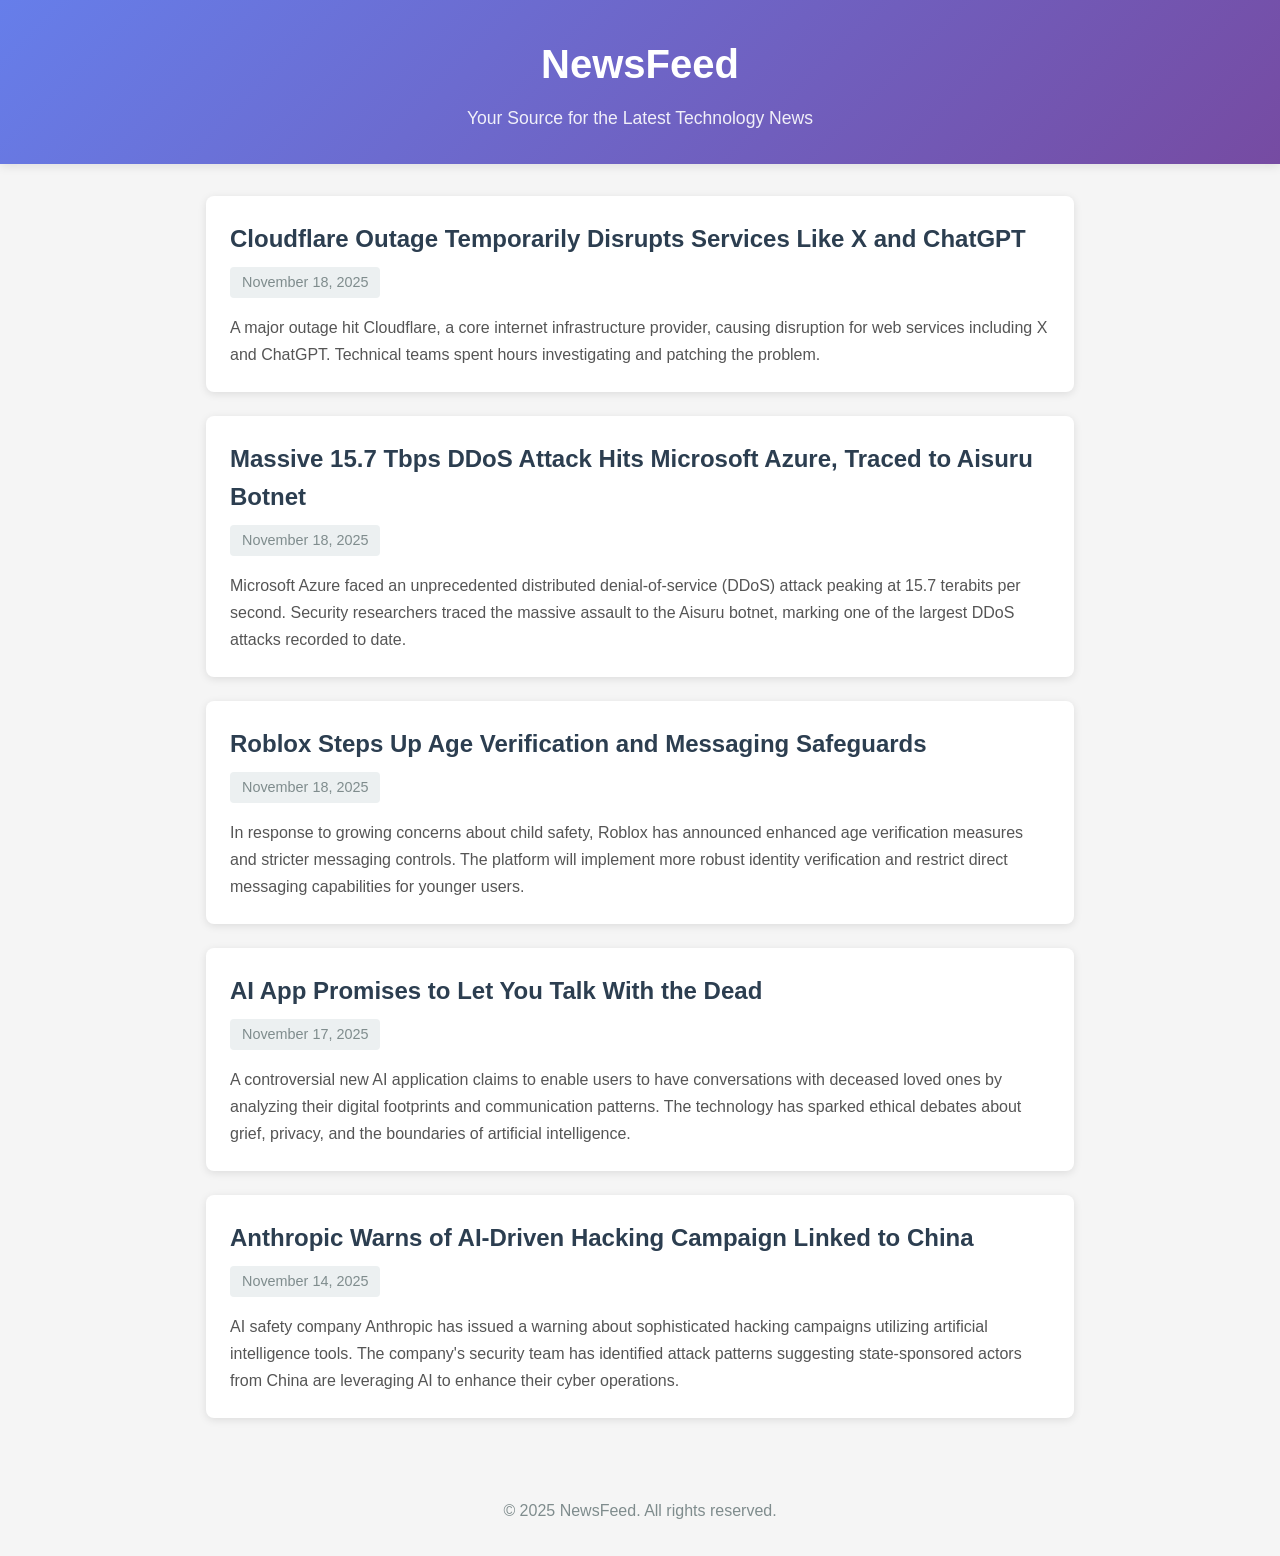
<file: index.html>
<!DOCTYPE html>
<html lang="en">
<head>
    <meta charset="UTF-8">
    <meta name="viewport" content="width=device-width, initial-scale=1.0">
    <title>NewsFeed - Latest Technology News</title>
    <link rel="stylesheet" href="styles.css">
</head>
<body>
    <header>
        <h1>NewsFeed</h1>
        <p class="tagline">Your Source for the Latest Technology News</p>
    </header>
    
    <main>
        <div id="news-container">
            <p class="loading">Loading news articles...</p>
        </div>
    </main>
    
    <footer>
        <p>&copy; 2025 NewsFeed. All rights reserved.</p>
    </footer>
    
    <script src="script.js"></script>
</body>
</html>
</file>
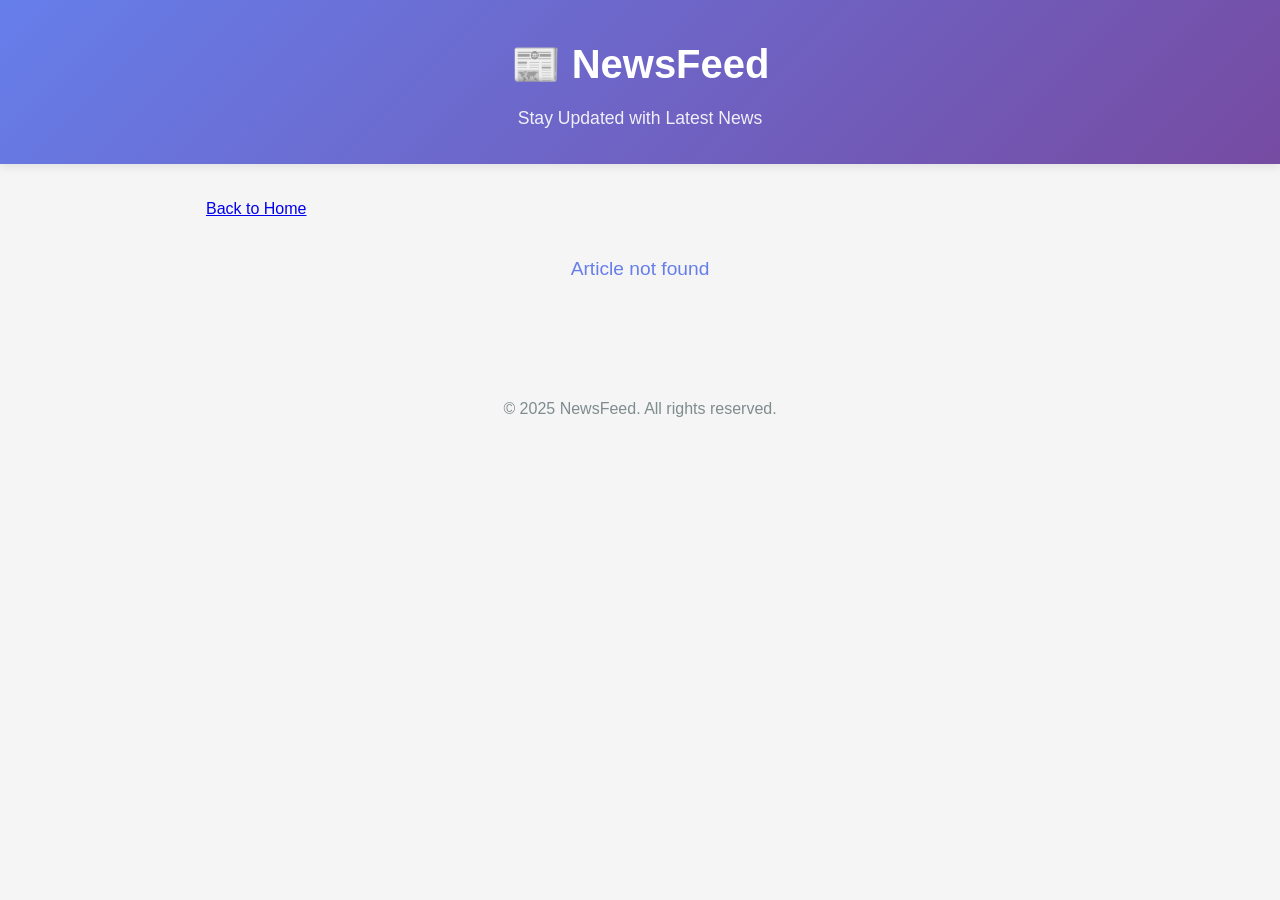
<file: article.html>
<!DOCTYPE html>
<html lang="en">
<head>
    <meta charset="UTF-8">
    <meta name="viewport" content="width=device-width, initial-scale=1.0">
    <title>Article - NewsFeed</title>
    <link rel="stylesheet" href="styles.css">
</head>
<body>
    <header>
        <div class="container">
            <h1>📰 NewsFeed</h1>
            <p class="tagline">Stay Updated with Latest News</p>
        </div>
    </header>

    <main class="container">
        <div id="article-container">
            <p class="loading">Loading article...</p>
        </div>
    </main>

    <footer>
        <div class="container">
            <p>&copy; 2025 NewsFeed. All rights reserved.</p>
        </div>
    </footer>

    <script src="article.js"></script>
</body>
</html>
</file>
<file: styles.css>
* {
    margin: 0;
    padding: 0;
    box-sizing: border-box;
}

body {
    font-family: -apple-system, BlinkMacSystemFont, 'Segoe UI', Roboto, Oxygen, Ubuntu, Cantarell, sans-serif;
    line-height: 1.6;
    color: #333;
    background-color: #f5f5f5;
}

header {
    background: linear-gradient(135deg, #667eea 0%, #764ba2 100%);
    color: white;
    padding: 2rem 1rem;
    text-align: center;
    box-shadow: 0 2px 10px rgba(0, 0, 0, 0.1);
}

header h1 {
    font-size: 2.5rem;
    margin-bottom: 0.5rem;
}

.tagline {
    font-size: 1.1rem;
    opacity: 0.9;
}

main {
    max-width: 900px;
    margin: 2rem auto;
    padding: 0 1rem;
}

#news-container {
    display: flex;
    flex-direction: column;
    gap: 1.5rem;
}

.loading {
    text-align: center;
    font-size: 1.2rem;
    color: #667eea;
    padding: 2rem;
}

.news-article {
    background: white;
    border-radius: 8px;
    padding: 1.5rem;
    box-shadow: 0 2px 8px rgba(0, 0, 0, 0.1);
    transition: transform 0.2s, box-shadow 0.2s;
}

.news-article:hover {
    transform: translateY(-2px);
    box-shadow: 0 4px 16px rgba(0, 0, 0, 0.15);
}

.news-article h2 {
    color: #2c3e50;
    font-size: 1.5rem;
    margin-bottom: 0.5rem;
}

.news-date {
    color: #7f8c8d;
    font-size: 0.9rem;
    margin-bottom: 1rem;
    display: inline-block;
    padding: 0.25rem 0.75rem;
    background-color: #ecf0f1;
    border-radius: 4px;
}

.news-article p {
    color: #555;
    font-size: 1rem;
    line-height: 1.7;
}

footer {
    text-align: center;
    padding: 2rem 1rem;
    color: #7f8c8d;
    margin-top: 3rem;
}

.error-message {
    background-color: #fee;
    border: 1px solid #fcc;
    border-radius: 8px;
    padding: 1rem;
    color: #c33;
    text-align: center;
}

@media (max-width: 768px) {
    header h1 {
        font-size: 2rem;
    }
    
    .tagline {
        font-size: 1rem;
    }
    
    .news-article h2 {
        font-size: 1.25rem;
    }
}
</file>
